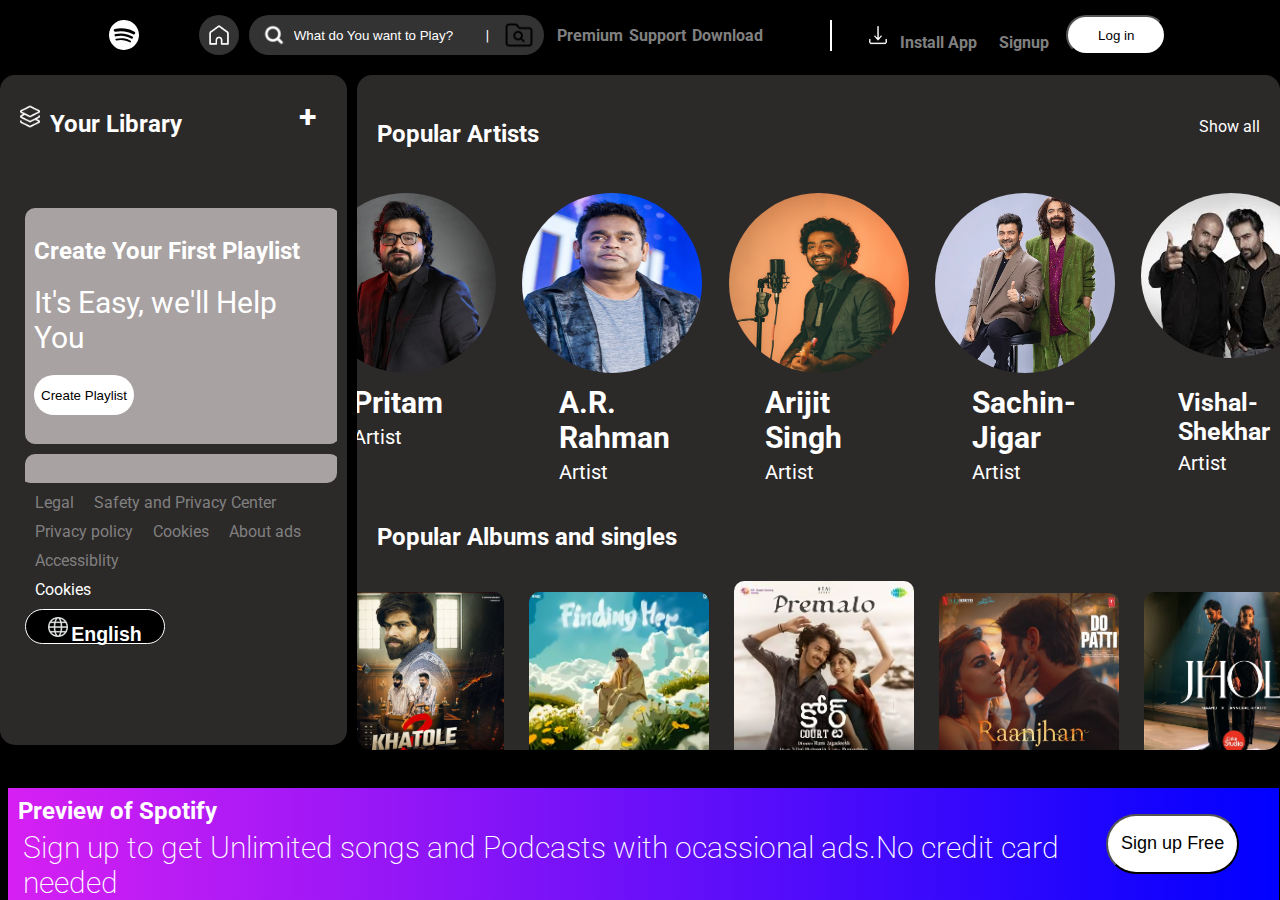
<file: index.html>
<!DOCTYPE html>
<html lang="en">
<head>
  <meta charset="UTF-8">
  <meta name="viewport" content="width=device-width, initial-scale=1.0">
  <title>Spotify</title>
  <link rel="stylesheet" href="styles.css">
  <link rel="stylesheet" href="util.css">
  <style>
    @import url('https://fonts.googleapis.com/css2?family=Quicksand:wght@300..700&family=Roboto:ital,wght@0,100..900;1,100..900&display=swap');
    </style>
</head>
<body>
  <nav class="aic flex-row" >
    <img src="logo.svg" >
    <div class="mains flex-row"> 
    <div class="roundcont flex-row"><img src="hut (1).png" ></div>
    <div class="flex-row serch">
      <img src="glass.png" >
      <input type="text" placeholder="What do You want to Play?">
      <pre> | </pre>
      <img class="ser" src="search.png" >
      

    </div>
    <h2 style="margin: 3px;">Premium</h2>
    <h2 style="margin: 3px;">Support</h2>
    <h2 style="margin: 3px;">Download</h2>
    </div>
<div class="nav2 flex-row"> 
    <img src="pipe.png" style="filter: invert(1); height:35px; width:10px;" >
    <img src="dowload.png" style="filter: invert(1); margin-left:20px; height: 20px; width:20px" >
    <h2 >Install App</h2>
    <h2 style="margin-left: 10px;">Signup</h2>
    <button class="loginbut">Log in</button>
    </div>
    
  </nav>
  <div class="container flex-row">
    <div class="left flex-column">
      <div class="div1 flex-row">
        <div class="lib flex-row">
          <img src="music-library.png" style="height: 25px;" >
          <h2>Your Library</h2>
        </div>
        <div class="div2">
        <h1>+</h1>
        </div>
      </div>
      <div class="sidebar-scroll flex-column">
      
        <div class="mediabox">
         <h2>Create Your First Playlist</h2>
         <p>It's Easy, we'll Help You</p>
         <button class="loginbut">Create Playlist</button>
        </div>
        <div class="mediabox"><h2>Let's find some podcast to follow</h2>
          <p>We'll keep you updated on new episodes.</p>
          <button class="loginbut">browse Podcast </button></div>
        
          
      </div>
      <div class="content flex-column">
        <div class="div3 flex-row">
          <a href="">Legal</a>
          <a href="">Safety and Privacy Center</a>
        </div>
        <div class="div3 flex-row">
          <a href="">Privacy policy</a><a href="">Cookies</a><a href="">About ads</a>
        </div>
<a href="">Accessiblity</a>
<a href="" style="color: white;">Cookies</a>
      </div>
      <button class="langbut flex-row">
        <img src="world-wide-signal.png"  >
        <h2>English</h2>
      </button>
    </div>
    <div class="right flex-column">
      <div class="rightnav flex-row">
<h2>Popular Artists</h2>
<a href="" >Show all</a>
</div>
<div class="artistbox flex-row">
  <div class="artistcard flex-column">
    <img src="pritam.webp" >
    <h3>Pritam</h3>
    <p>Artist</p>
    <img  class="img1" src="button.png" alt="" style="display: none;" >
  </div>
  <div class="artistcard flex-column">
    <img src="ar3.jpg"  style="height: 180px;" >
    <h3>A.R. Rahman</h3>
    <p>Artist</p>
    <img  class="img1" src="button.png" alt="" style="display: none;">
  </div>
  <div class="artistcard flex-column">
    <img src="arijit.png" style="height:180px; width: 180px;" >
    <h3>Arijit Singh</h3>
    <p>Artist</p>
    <img  class="img1" src="button.png" alt="" style="display: none;" >
  </div>
  <div class="artistcard flex-column">
    <img src="sajig.webp" >
    <h3>Sachin-Jigar</h3>
    <p>Artist</p>
    <img  class="img1" src="button.png" alt="" style="display: none;">
  </div>
  <div class="artistcard flex-column">
    <img src="vis.png" style="margin-bottom: 30px;" >
    <h4 style="font-size: 25px;">Vishal-Shekhar</h4>
    <p>Artist</p>
    <img  class="img1" src="button.png" alt="" style="display: none;">
  </div>
</div>
<div class="songs flex-column">
<h2>Popular Albums and singles
</h2>
<div class="pass flex-row">
  
  <div class="passcard flex-column">
    <img src="khatola.jpg" alt="" >
    <h3>2 Khatole</h3>
    <p>Masoom Sharma, Manjeet Mor</p>
    <img class="play2" src="button.png" style="display: none;">
  </div>
  <div class="passcard flex-column">
    <img src="find.png" alt="" >
    <h3>Finding Her</h3>
    <p>Khushagrah, Bharath, Saaheal</p>
    <img class="play2" src="button.png" alt="" style="display: none;">
  </div>
  <div class="passcard flex-column">
    <img src="prem.png" alt="" >
    <h3>Premalo(From "court')</h3>
    <p>vijai Bulganin, Anurag Kulkarni</p>
    <img class="play2" src="button.png" alt="" style="display: none;">
  </div>
  <div class="passcard flex-column">
    <img src="raan.jpg" alt="" >
    <h3>Raanjhan (From "Do Patti")</h3>
    <p>Sachet-Parampara</p>
    <img class="play2" src="button.png" alt="" style="display: none;">
  </div>
  <div class="passcard flex-column">
    <img src="jhol.png" alt="" >
    <h3>Jhol</h3>
    <p>Mannu, Anuraal Khalid</p>
    <img class="play2"  src="button.png" alt="" style="display: none;">
  </div>
</div>
</div>
<div class="links flex-row"> 
<div class="left1 flex-row">
  <div class="linkbox">
    <h4>Company</h4>
    <a href="">About </a>
    <a href="">Jobs</a>
    <a href="">For Record</a>
  </div>
  <div class="linkbox">
    <h4>Communities</h4>
    <a href="">For Artist</a>
    <a href="">Developers</a>
    <a href="">Advertising</a>
    <a href="">Investor</a>
    <a href="">Vendors</a></div>
  <div class="linkbox">
    <h4>Usefull Links</h4>
    <a href="">Support
  </a>
  <a href="">Free Mobile App</a></div>
  <div class="linkbox">
    <h4>Spotify Plans</h4>
    <a href="">Premium individual</a>
    <a href="">Premium Duo</a>
    <a href="">Premium Family</a>
    <a href="">Premium students</a>
    <a href="">Spotify Free</a>
  </div>
</div>
<div class="right1">
  <div class="social flex-row">
    <img src="insta.jpg" class="insta" alt="">
    <img src="tweet.png" alt="">
    <img src="face.jpg" alt="">
  </div>
</div>
    </div></div>
    
  
  </div>
  
  <div class="flex-row loginad">
    <div class="wraptext flex-column">
      <h2>Preview of Spotify</h2>
      <p>Sign up to get Unlimited songs and Podcasts with ocassional ads.No credit card needed</p>
    </div>
    <button class="loginbut">Sign up Free </button>
  </div>
  <script src="script.js"></script>
</body>
</html>
</file>
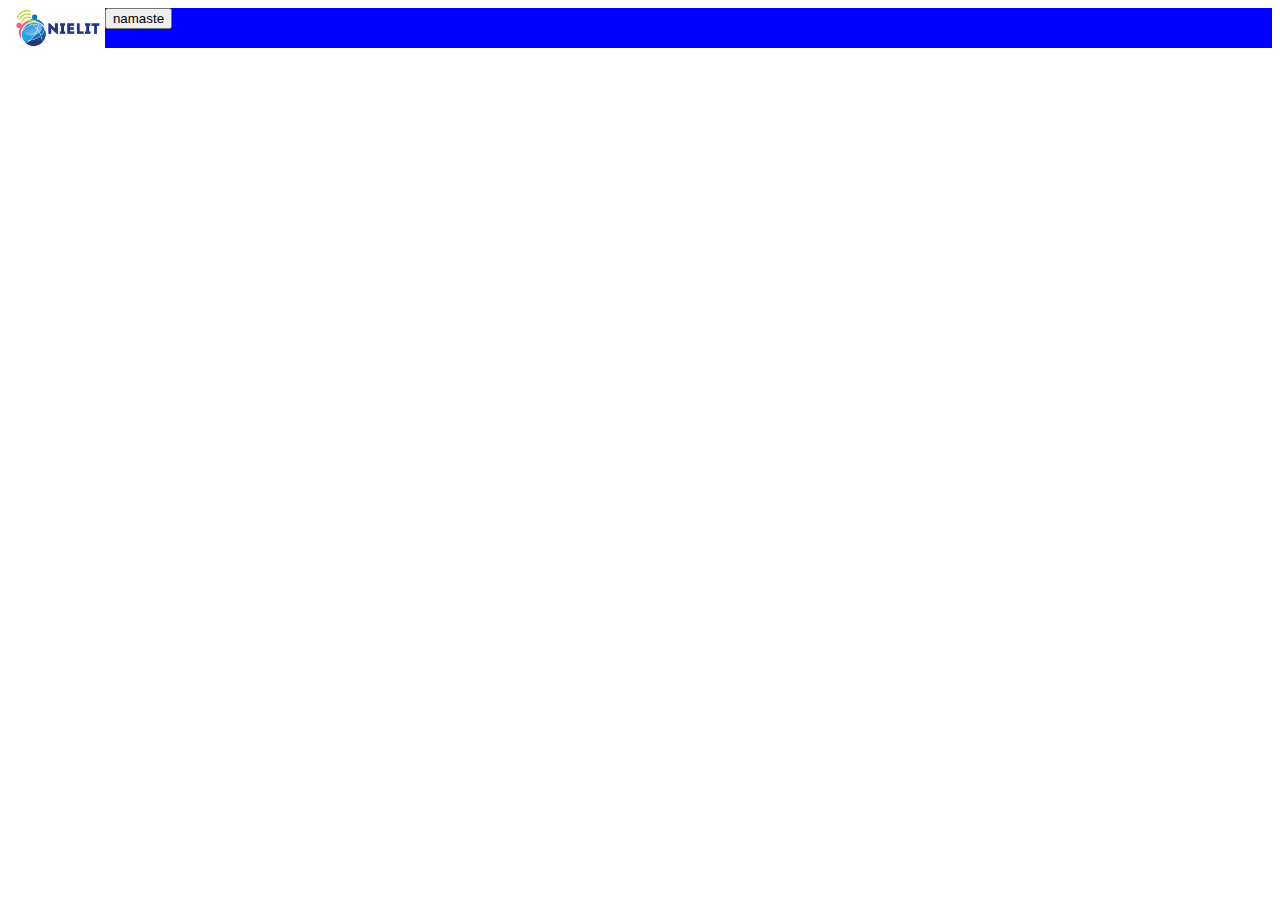
<file: show.html>
<!DOCTYPE html>
<html lang="en">
<head>
    <meta charset="UTF-8">
    <meta name="viewport" content="width=device-width, initial-scale=1.0">
    <title>tuto</title>
    <link href="show.css" rel="stylesheet" type="text/css">
</head>
<body>
    <div id="j">
        <div id="j1">
            <img src="[data-uri]" height="100%" width="100%" alt="nielitimg">

        </div>
    <div id="j2">
        <button onclick="window.location.href='https://www.google.com';"> namaste</button>

    </div>
    </div>
</body>
</html>
</file>
<file: styles.css>
*{
  padding: 0%;
  margin: 0%;
}
body{
  background-color: black;
  font-family: "Roboto", sans-serif;
}
.roboto-<uniquifier> {
  font-family: "Roboto", sans-serif;
  font-optical-sizing: auto;
  font-weight: <weight>;
  font-style: normal;
  font-variation-settings:
    "wdth" 100;
}

nav{
gap:60px;
font-family: "Roboto", sans-serif;
padding: 10px 60px;
align-items: center;
text-align: center;
background-color: #000;
justify-content: center;

}
.roundcont{
  width:40px;
  height: 40px;
  background-color: #333333;
  border-radius: 100%;
  align-items: center;
  justify-content: center;
  text-align: center;
}
.roundcont img{
  
  width:20px;
}
.serch{
  padding: 5px 10px;
  background-color: #333333;
  border-radius: 25px;
  margin: 5px 10px;
  align-items: center;
  text-align: center;
  justify-content: center;
  gap:5px;
}
.serch img{
  filter: none;
}
input{
  background-color: #333333;
  border: none;
  color: white;
}
.mains{
  justify-content: center;
  align-items: center;
}
input:focus {
  outline: none;
  border: none; /* optional, only if you also want to remove default border */
  box-shadow: none; /* in case browser adds shadow */
}
input::placeholder{
  color: white;
}
.serch:hover{
  border: 2px solid white;
 
}
.ser:hover{
  transform: translate(1.2);

}
nav h2{
  color: grey;
  font-size: 1em;
}
nav{
  color: white;
}
.nav2{
  gap:12px;
  align-items: center;
  justify-content: center;
}
.container{
  justify-content: center;
  gap:10px;
  margin-top: 5px;
  
}
.right{
  background-color:rgb(44, 41, 41);
  width:74vw;
  height:75vh;
  border-radius: 15px;
  overflow-y: auto;          
  

}
.left{
  width: 24vw;
  background-color:rgb(44, 41, 41);
  height:70vh;
  border-radius: 15px;
  padding: 20px;
}
.loginad{
  align-items: center;
  height:12.5vh;
  width: 98.5vw;
  position: fixed;
  left: 8px;
  bottom: 0;
  background: linear-gradient(90deg, rgb(214, 32, 243), blue);
  padding-left: 10px;
  justify-content: space-between;
  color: white;
  font-weight: 200;
  
}
.loginad .loginbut{
  margin-right: 40px;
  height: 60px;
  width: 140px;
  border-radius: 30px;
  font-size: large;
}
.div1{
  justify-content: space-between;
  align-items: center;
  color: white;
  
}
.div1 img{
  filter: invert(1);
  width: 20px;
}
.lib{
  gap: 10px;
}
.div2:hover{
  background-color: #333333;
  width:40px;
  border-radius: 100%;
  text-align: center;
}
.div2{
   
  width:40px;
  border-radius: 100%;
  text-align: center;
}
.div3{
  gap:20px;
  
}
.div3 a{
  color: grey;
  text-decoration: none;
}
.content{
  padding-left: 15px;
  gap:10px;
}
.content a{
  color: grey;
  text-decoration: none;
}
.rightnav{
  justify-content: space-between;
  align-items: center;
  padding: 30px 20px;
  color: white;
  
}
.rightnav a{
  color: white;
  text-decoration: none;
}
.artistbox ,.pass{
  justify-content: center;
  align-items: center;
  gap:10px;
  
}
.artistcard{
  width:13vw;
  height: 30vh;
 
  padding: 15px;
  position: relative;
  
}
.artistcard h3,p,h4{
  color: white;
  margin-left: 30px;
  font-size: 30px;}
.artistcard img{
  width: 180px;
  height: 180px;
  align-self: center;
  border-radius: 100%;
  margin-bottom: 12px;
}
.artistcard p{
  margin-left:30px ;
  font-size: 20px;
}
.artistcard:hover{
  background-color: #585656;
  border-radius: 20px;
}
.artistcard:hover .img1{
  position: absolute;
  width:55px  !important;
  height:55px !important;
  top:150px;
  right: 20px;
  display: block !important;
}
.passcard img{
  width:180px;
  height:180px;
  border-radius: 10px;
  margin-top: 10px;
}
.pass h3, h2{
  color: white;
  margin-top: 15px;
}
.pass{
  gap:15px;
  align-items: center;
  justify-content: center;
   
}
.songs{
  padding: 20px;
  margin-top: 10px;
}
.passcard p{
font-size: 20px;

 
 
}
.passcard{
  width:16vw;
  margin-top: 20px;
  position: relative;
  padding-left:10px;
 
   
}
.passcard:hover    .play2{
  position:absolute;
  display: block !important;
  width: 50px !important;
  top:150px;
  right: 15px;
 
  height:50px !important;
}
.passcard:hover{
  background-color: #585656;
  border-radius: 10px;
}
.linkbox{
  color: white;
}
.linkbox a{
  color: white;
  text-decoration: none;
  font-size: 18px;
  margin-top: 10px;
}
.linkbox a:hover{
  text-decoration: underline;
   

}
.linkbox{
  display: flex;
  flex-direction: column;
  align-items: center;
  
}
.left1{
  gap:20px;
  margin-bottom: 15px;
}
.social img{
  width:40px;
  height: 40px;
  border-radius: 100%;
}
.right1{
  display: flex;
justify-content: center;
 width: 22vw;
margin-top: 15px;
  
}
.social{

  gap:10px;
}
.insta{
  width: 52px !important;
  height: 45px !important;
}
.right::-webkit-scrollbar {
  width: 6px;
}

.right::-webkit-scrollbar-track {
  background: transparent;
}

.right:hover::-webkit-scrollbar-thumb {
  background-color: rgba(255, 255, 255, 0.4);
  visibility: visible;
}
</file>
<file: util.css>
nav img{
    width:30px;
    filter: invert(1);
    z-index: 2;
}
.flex-row{
    display: flex;

}
.jcc{
    justify-content: center;
}
.aic{
    align-items:center;
}
.loginbut{
     width:100px;
     background-color: white;
     border-radius: 20px;
     height: 40px;
}
.flex-column{
    display: flex;
    flex-direction: column;
}
.sidebar-scroll {
    margin-top: 50px;
    width: 24vw;
    height: 30vh;
    display: flex;              /* ✅ Add this */
    flex-direction: column;     /* ✅ Stack children vertically */
    gap: 10px;
    padding: 20px 5px 5px 5px;
    background-color:rgb(44, 41, 41);
    border-radius: 10px;
    overflow-y: auto;           /* ✅ Use auto or scroll */
    scrollbar-width: thin;  
    margin-bottom: 10px;    /* Firefox support */
    
  }
  
  .mediabox {
    height: 350px;
    display: flex;
     
    flex-direction: column;
    gap:10px;
    color: white;
    padding: 4px;
background-color: rgb(168, 162, 162);    border-radius: 10px;
    width: 100%;                /* ✅ Better to match container width */
  }
  .mediabox button{
    border: none;
  }
  .sidebar-scroll {
    overflow-y: auto;
    scrollbar-width: none;  /* Firefox: hide scrollbar completely */
    -ms-overflow-style: none; /* IE/Edge legacy support */
  }
  
  .sidebar-scroll::-webkit-scrollbar {
    width: 6px;
  }
  
  .sidebar-scroll::-webkit-scrollbar-track {
    background: transparent;
  }
  
  .sidebar-scroll:hover::-webkit-scrollbar-thumb {
    background-color: rgba(255, 255, 255, 0.4);
    visibility: visible;
  }
  .mediabox h2, p, button{
    margin:5px;
  }
  .mediabox button{
    margin-bottom: 25px;
  }
  .mediabox h2{
    margin-top: 25px;
  }
  .langbut{
    width:140px;
    background-color: rgb(0, 0, 0);
    border: 1px solid white;
    border-radius: 20px;
    height: 35px;
    justify-content: center;
    gap: 3px;
    font-size: small;
    align-items: center;
margin-top: 10px;
    color: white;
    padding: 5px;
}
.langbut img{
    filter: invert(1);
    width:20px;
    height: 20px;
}
.langbut{
  text-align: center !important;
align-items: center !important;
   
}
.lib{
  align-items: center;
}
</file>
<file: show.css>
#j{
    display:flex;
    background-color: blue;
    height: 40px;
}
#j1{
    left: 20px;
}
#j2{
margin-left: :50px;
}
</file>
